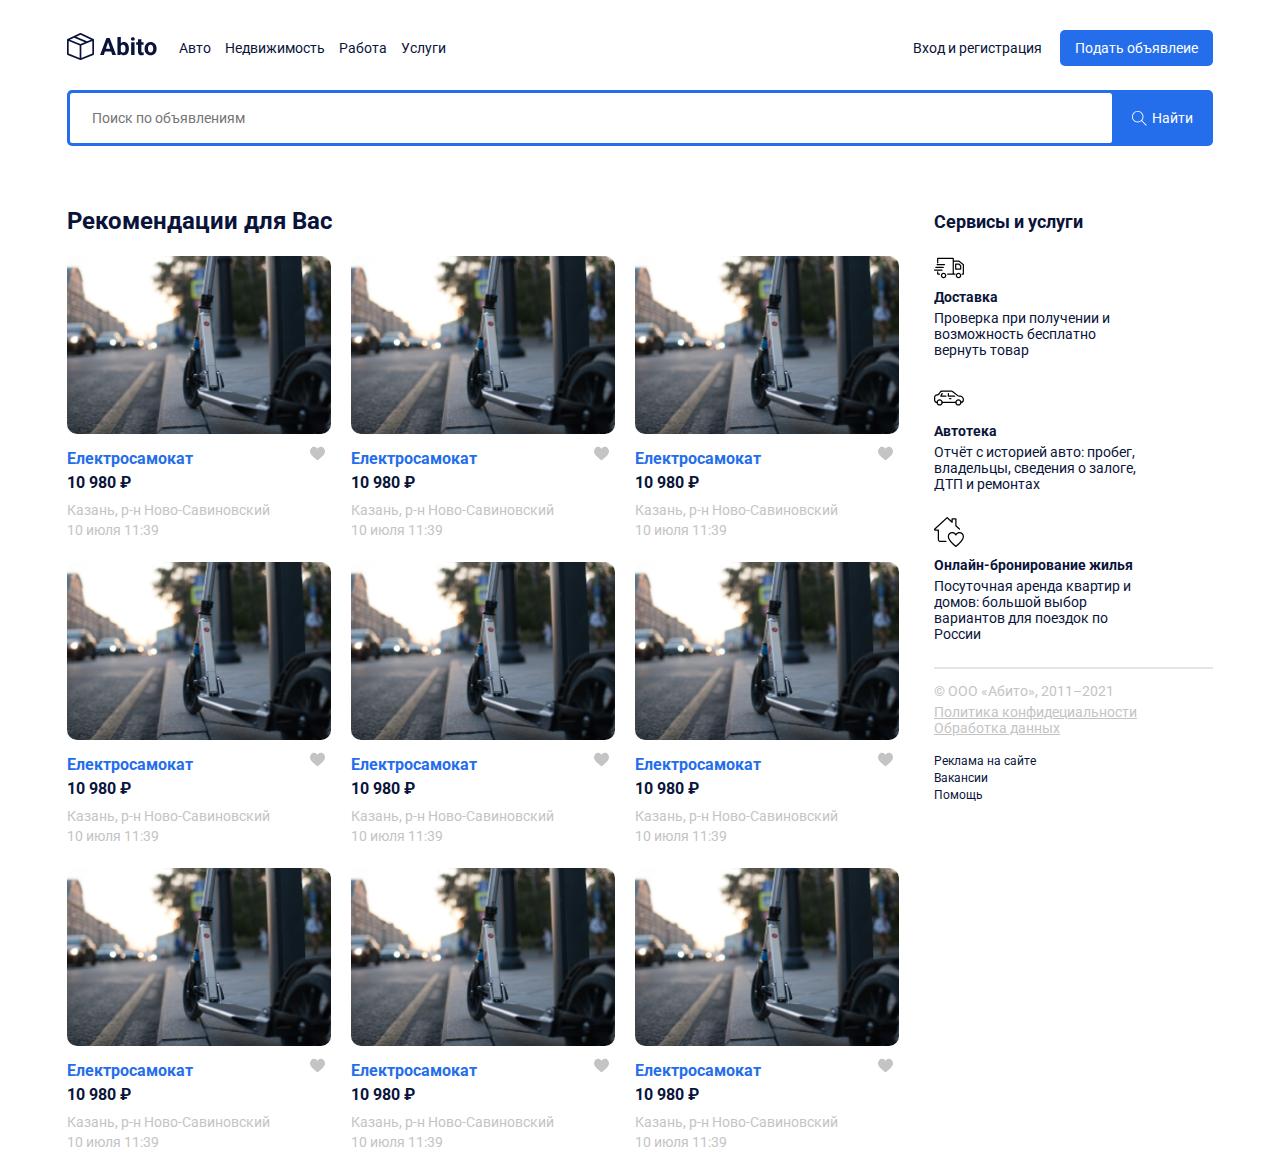
<file: index.html>
<!DOCTYPE html>
<html lang="en">

<head>
    <meta charset="UTF-8">
    <meta http-equiv="X-UA-Compatible" content="IE=edge">
    <meta name="viewport" content="width=device-width, initial-scale=1.0">
    <title>Abito - доска объявлений</title>
    <link rel="preconnect" href="https://fonts.googleapis.com">
    <link rel="preconnect" href="https://fonts.gstatic.com" crossorigin>
    <link href="https://fonts.googleapis.com/css2?family=Roboto:wght@400;700&display=swap" rel="stylesheet">
    <link rel="stylesheet" href="css/normalize.css">
    <link rel="stylesheet" href="css/style.css">
</head>

<body>
    <header class="header container">

        <div class="navbar">
            <a href="/index.html" class="logo">
                <img src="img/Vector.svg" alt="logo: Abito" class="logo-image">
            </a>

            <nav class="navbar-menu">
                <ul class="menu">
                    <li class="menu-item">
                        <a href="#" class="menu-link">Авто</a>
                    </li>
                    <li class="menu-item">
                        <a href="#" class="menu-link">Недвижимость</a>
                    </li>
                    <li class="menu-item">
                        <a href="#" class="menu-link">Работа</a>
                    </li>
                    <li class="menu-item">
                         <a href="#" class="menu-link">Услуги</a>
                    </li>
                </ul>
            </nav>

            <div class="button-group">
                <a href="" class="button button-link">Вход и регистрация</a>
                <a href="" class="button button-primary">Подать объявлеие</a>
            </div>
        </div>

        <div class="search-panel">

            <input type="search" class="search-input" placeholder="Поиск по объявлениям">
            <button class="search-button">

                <svg class="search-icon" width="15" height="15" viewBox="0 0 15 15" fill="none"
                    xmlns="http://www.w3.org/2000/svg">
                    <path
                        d="M14.6506 14.0012L10.0862 9.43675C10.9465 8.43352 11.4706 7.13293 11.4706 5.71058C11.4706 2.54822 8.89765 -0.0247192 5.7353 -0.0247192C4.20353 -0.0247192 2.76265 0.571751 1.67824 1.6544C0.595589 2.73793 -0.000881376 4.17881 9.77541e-07 5.71058C9.77541e-07 8.87293 2.57294 11.4459 5.7353 11.4459C7.15765 11.4459 8.45912 10.9218 9.46235 10.0615L14.0268 14.6259L14.6506 14.0012ZM5.7353 10.5635C3.06 10.5635 0.882354 8.38675 0.882354 5.71058C0.881472 4.41352 1.38618 3.19499 2.30294 2.2791C3.21882 1.36234 4.43824 0.857634 5.7353 0.857634C8.41059 0.857634 10.5882 3.0344 10.5882 5.71058C10.5882 8.38587 8.41059 10.5635 5.7353 10.5635Z"
                        fill="white" />
                </svg>

                <span class="search-button-text">Найти</span>

            </button>

        </div>

    </header>

    <div class="page-content container">

        <main class="main">

            <h2 class="page-title">Рекомендации для Вас</h2>

            <div class="cards">
                <div class="card">
                    <a href="#" class="card-link">
                        <img src="img/card-image.jpg" alt="" class="card-image">
                    </a>
                    <div class="card-header">
                        <a href="#" class="card-link">
                            <h3 class="card-title">Електросамокат</h3>
                        </a>
                        <button class="like">
                            <img src="img/like.svg" alt="like">
                        </button>
                    </div>
                    <strong class="card-price">10 980 ₽</strong>
                    <p class="card-text">Казань, р-н Ново-Савиновский</p>
                    <p class="card-text">10 июля 11:39</p>
                </div>

                <div class="card">
                    <a href="#" class="card-link">
                        <img src="img/card-image.jpg" alt="" class="card-image">
                    </a>
                    <div class="card-header">
                        <a href="#" class="card-link">
                            <h3 class="card-title">Електросамокат</h3>
                        </a>
                        <button class="like">
                            <img src="img/like.svg" alt="like">
                        </button>
                    </div>
                    <strong class="card-price">10 980 ₽</strong>
                    <p class="card-text">Казань, р-н Ново-Савиновский</p>
                    <p class="card-text">10 июля 11:39</p>
                </div>

                <div class="card">
                    <a href="#" class="card-link">
                        <img src="img/card-image.jpg" alt="" class="card-image">
                    </a>
                    <div class="card-header">
                        <a href="#" class="card-link">
                            <h3 class="card-title">Електросамокат</h3>
                        </a>
                        <button class="like">
                            <img src="img/like.svg" alt="like">
                        </button>
                    </div>
                    <strong class="card-price">10 980 ₽</strong>
                    <p class="card-text">Казань, р-н Ново-Савиновский</p>
                    <p class="card-text">10 июля 11:39</p>
                </div>

                <div class="card">
                    <a href="#" class="card-link">
                        <img src="img/card-image.jpg" alt="" class="card-image">
                    </a>
                    <div class="card-header">
                        <a href="#" class="card-link">
                            <h3 class="card-title">Електросамокат</h3>
                        </a>
                        <button class="like">
                            <img src="img/like.svg" alt="like">
                        </button>
                    </div>
                    <strong class="card-price">10 980 ₽</strong>
                    <p class="card-text">Казань, р-н Ново-Савиновский</p>
                    <p class="card-text">10 июля 11:39</p>
                </div>

                <div class="card">
                    <a href="#" class="card-link">
                        <img src="img/card-image.jpg" alt="" class="card-image">
                    </a>
                    <div class="card-header">
                        <a href="#" class="card-link">
                            <h3 class="card-title">Електросамокат</h3>
                        </a>
                        <button class="like">
                            <img src="img/like.svg" alt="like">
                        </button>
                    </div>
                    <strong class="card-price">10 980 ₽</strong>
                    <p class="card-text">Казань, р-н Ново-Савиновский</p>
                    <p class="card-text">10 июля 11:39</p>
                </div>

                <div class="card">
                    <a href="#" class="card-link">
                        <img src="img/card-image.jpg" alt="" class="card-image">
                    </a>
                    <div class="card-header">
                        <a href="#" class="card-link">
                            <h3 class="card-title">Електросамокат</h3>
                        </a>
                        <button class="like">
                            <img src="img/like.svg" alt="like">
                        </button>
                    </div>
                    <strong class="card-price">10 980 ₽</strong>
                    <p class="card-text">Казань, р-н Ново-Савиновский</p>
                    <p class="card-text">10 июля 11:39</p>
                </div>

                <div class="card">
                    <a href="#" class="card-link">
                        <img src="img/card-image.jpg" alt="" class="card-image">
                    </a>
                    <div class="card-header">
                        <a href="#" class="card-link">
                            <h3 class="card-title">Електросамокат</h3>
                        </a>
                        <button class="like">
                            <img src="img/like.svg" alt="like">
                        </button>
                    </div>
                    <strong class="card-price">10 980 ₽</strong>
                    <p class="card-text">Казань, р-н Ново-Савиновский</p>
                    <p class="card-text">10 июля 11:39</p>
                </div>

                <div class="card">
                    <a href="#" class="card-link">
                        <img src="img/card-image.jpg" alt="" class="card-image">
                    </a>
                    <div class="card-header">
                        <a href="#" class="card-link">
                            <h3 class="card-title">Електросамокат</h3>
                        </a>
                        <button class="like">
                            <img src="img/like.svg" alt="like">
                        </button>
                    </div>
                    <strong class="card-price">10 980 ₽</strong>
                    <p class="card-text">Казань, р-н Ново-Савиновский</p>
                    <p class="card-text">10 июля 11:39</p>
                </div>

                <div class="card">
                    <a href="#" class="card-link">
                        <img src="img/card-image.jpg" alt="" class="card-image">
                    </a>
                    <div class="card-header">
                        <a href="#" class="card-link">
                            <h3 class="card-title">Електросамокат</h3>
                        </a>
                        <button class="like">
                            <img src="img/like.svg" alt="like">
                        </button>
                    </div>
                    <strong class="card-price">10 980 ₽</strong>
                    <p class="card-text">Казань, р-н Ново-Савиновский</p>
                    <p class="card-text">10 июля 11:39</p>
                </div>


            </div>

        </main>
         
        <aside class="sidebar">

            <h4 class="page-title">Сервисы и услуги</h4>
            
            <div class="service">
                <img src="img/shiping.svg" alt="icon: shipping" class="service-image">
                <h5 class="service-title">Доставка</h5>
                <p class="service-text">Проверка при получении и возможность бесплатно вернуть товар</p>
            </div>

            <div class="service">
                <img src="img/car.svg" alt="icon: shipping" class="service-image">
                <h5 class="service-title">Автотека</h5>
                <p class="service-text">Отчёт с историей авто: пробег, владельцы, сведения о залоге, ДТП и ремонтах</p>
            </div>

            <div class="service">
                <img src="img/home.svg" alt="icon: shipping" class="service-image">
                <h5 class="service-title">Онлайн-бронирование жилья</h5>
                <p class="service-text">Посуточная аренда квартир и домов: большой выбор вариантов для поездок по России</p>
            </div>

            <hr color="#E5E5E5">

            <footer class="footer">
                <p class="footer-text">© ООО «Абито», 2011–2021</p>
                <ul class="footer-menu">
                    <li class="footer-menu-item">
                        <a href="#" class="footer-text">Политика конфидециальности</a>
                    </li>
                    <li class="footer-menu-item">
                        <a href="#" class="footer-text">Обработка данных</a>
                    </li>
                </ul>
                <ul class="footer-menu">
                    <li class="footer-menu-item">
                        <a href="#" class="footer-link">Реклама на сайте</a>
                    </li>
                    <li class="footer-menu-item">
                        <a href="#" class="footer-link">Вакансии</a>
                    </li>
                    <li class="footer-menu-item">
                        <a href="#" class="footer-link">Помощь</a>
                    </li>
                </ul>
            </footer>

        </aside>
    
    </div>

</body>

</html>
</file>
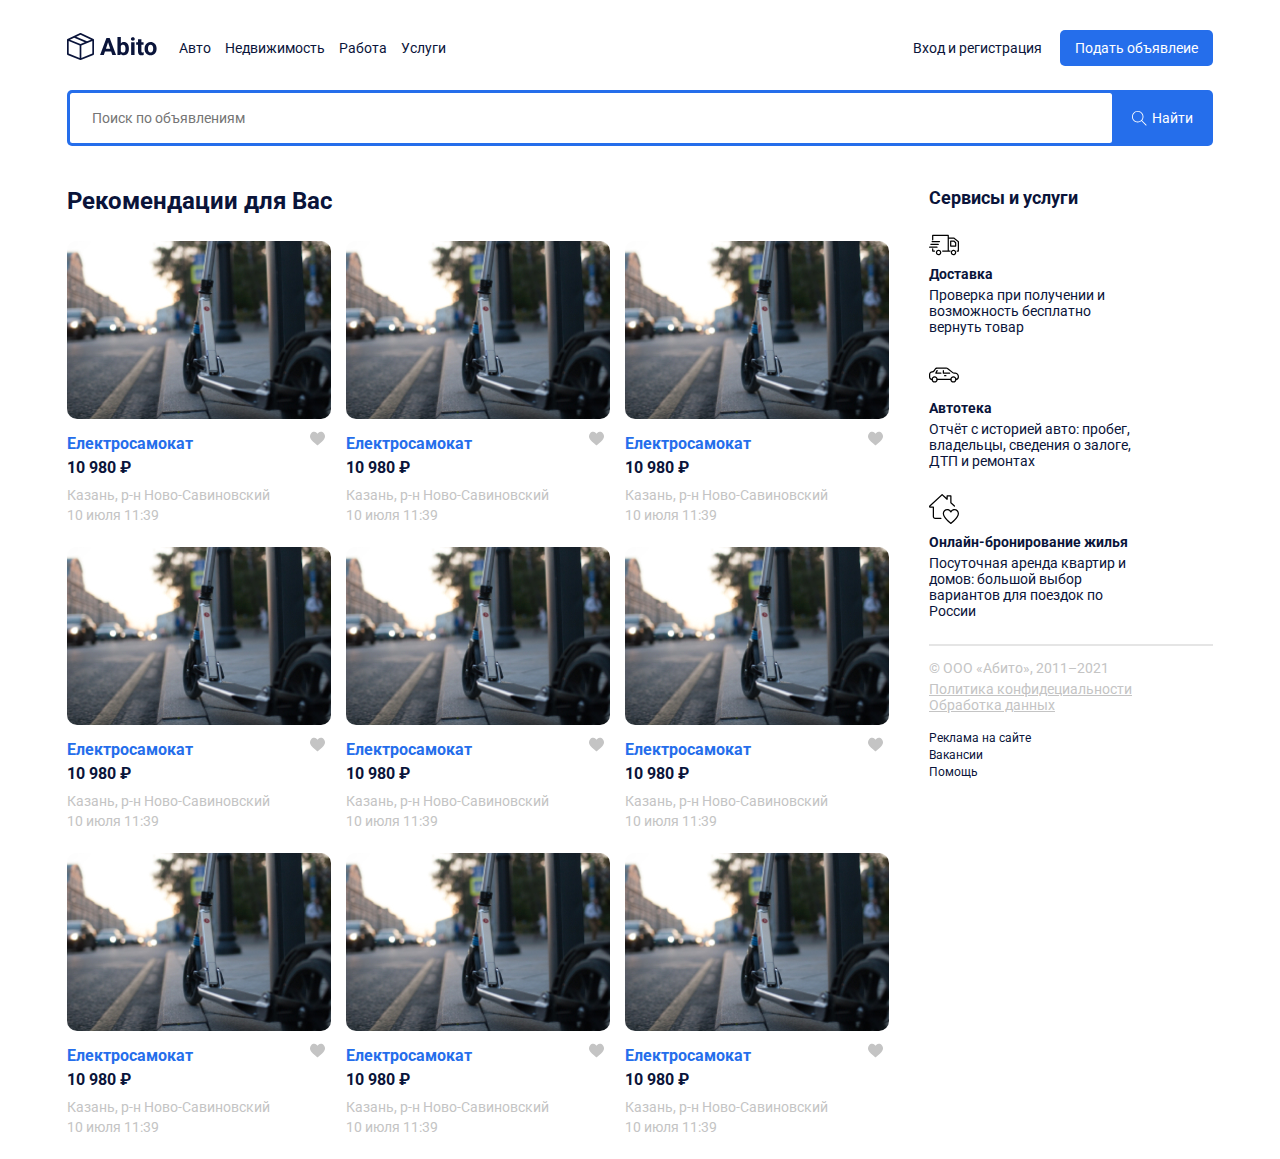
<file: Avito/index.html>
<!DOCTYPE html>
<html lang="en">

<head>
    <meta charset="UTF-8">
    <meta http-equiv="X-UA-Compatible" content="IE=edge">
    <meta name="viewport" content="width=device-width, initial-scale=1.0">
    <title>Abito - доска объявлений</title>
    <link rel="preconnect" href="https://fonts.googleapis.com">
    <link rel="preconnect" href="https://fonts.gstatic.com" crossorigin>
    <link href="https://fonts.googleapis.com/css2?family=Roboto:wght@400;700&display=swap" rel="stylesheet">
    <link rel="stylesheet" href="css/normalize.css">
    <link rel="stylesheet" href="css/style.css">
</head>

<body>
    <header class="header container">

        <div class="navbar">
            <a href="/index.html" class="logo">
                <img src="img/Vector.svg" alt="logo: Abito" class="logo-image">
            </a>

            <div class="navbar-panel">
                <button class="close-menu">
                    <svg width="31" height="31" viewBox="0 0 31 31" fill="none" xmlns="http://www.w3.org/2000/svg">
                        <path d="M1 1L30 30M1 30L30 1" stroke="black" stroke-width="2" stroke-linecap="round"/>
                    </svg>
                </button>
                    
                <nav class="navbar-menu">
                    <ul class="menu">
                        <li class="menu-item">
                            <a href="#" class="menu-link">Авто</a>
                        </li>
                        <li class="menu-item">
                            <a href="#" class="menu-link">Недвижимость</a>
                        </li>
                        <li class="menu-item">
                            <a href="#" class="menu-link">Работа</a>
                        </li>
                        <li class="menu-item">
                             <a href="#" class="menu-link">Услуги</a>
                        </li>
                    </ul>
                </nav>
    
                <div class="button-group">
                    <a href="" class="button button-link">Вход и регистрация</a>
                    <a href="" class="button button-primary">Подать объявлеие</a>
                </div>
            </div>

            <button class="menu-button">
                <svg width="30" height="16" viewBox="0 0 30 16" fill="none" xmlns="http://www.w3.org/2000/svg">
                    <path d="M0.937476 2.37501H29.0624C29.58 2.37501 29.9999 1.95498 29.9999 1.43754C29.9999 0.920016 29.5799 0.500061 29.0624 0.500061H0.937476C0.419955 0.500061 0 0.920094 0 1.43754C0 1.95498 0.420033 2.37501 0.937476 2.37501Z" fill="black"/>
                    <path d="M29.0624 7.06256H0.937476C0.419955 7.06256 0 7.48259 0 8.00003C0 8.51747 0.420033 8.9375 0.937476 8.9375H29.0624C29.58 8.9375 29.9999 8.51747 29.9999 8.00003C29.9999 7.48259 29.58 7.06256 29.0624 7.06256Z" fill="black"/>
                    <path d="M29.0625 13.625H10.3125C9.79495 13.625 9.375 14.0451 9.375 14.5625C9.375 15.08 9.79503 15.5 10.3125 15.5H29.0625C29.58 15.5 29.9999 15.0799 29.9999 14.5625C30 14.045 29.58 13.625 29.0625 13.625Z" fill="black"/>
                </svg>                    
            </button>
        </div>

        <div class="search-panel">

            <input type="search" class="search-input" placeholder="Поиск по объявлениям">
            <button class="search-button">

                <svg class="search-icon" width="15" height="15" viewBox="0 0 15 15" fill="none"
                    xmlns="http://www.w3.org/2000/svg">
                    <path
                        d="M14.6506 14.0012L10.0862 9.43675C10.9465 8.43352 11.4706 7.13293 11.4706 5.71058C11.4706 2.54822 8.89765 -0.0247192 5.7353 -0.0247192C4.20353 -0.0247192 2.76265 0.571751 1.67824 1.6544C0.595589 2.73793 -0.000881376 4.17881 9.77541e-07 5.71058C9.77541e-07 8.87293 2.57294 11.4459 5.7353 11.4459C7.15765 11.4459 8.45912 10.9218 9.46235 10.0615L14.0268 14.6259L14.6506 14.0012ZM5.7353 10.5635C3.06 10.5635 0.882354 8.38675 0.882354 5.71058C0.881472 4.41352 1.38618 3.19499 2.30294 2.2791C3.21882 1.36234 4.43824 0.857634 5.7353 0.857634C8.41059 0.857634 10.5882 3.0344 10.5882 5.71058C10.5882 8.38587 8.41059 10.5635 5.7353 10.5635Z"
                        fill="white" />
                </svg>

                <span class="search-button-text">Найти</span>

            </button>

        </div>

    </header>

    <div class="page-content container">

        <main class="main">

            <h2 class="page-title">Рекомендации для Вас</h2>

            <div class="cards">
                <div class="card">
                    <a href="single.html" class="card-link">
                        <img src="img/card-image.jpg" alt="" class="card-image">
                    </a>
                    <div class="card-header">
                        <a href="single.html" class="card-link">
                            <h3 class="card-title">Електросамокат</h3>
                        </a>
                        <button class="like">
                            <img src="img/like.svg" alt="like">
                        </button>
                    </div>
                    <strong class="card-price">10 980 ₽</strong>
                    <p class="card-text">Казань, р-н Ново-Савиновский</p>
                    <p class="card-text">10 июля 11:39</p>
                </div>

                <div class="card">
                    <a href="#" class="card-link">
                        <img src="img/card-image.jpg" alt="" class="card-image">
                    </a>
                    <div class="card-header">
                        <a href="#" class="card-link">
                            <h3 class="card-title">Електросамокат</h3>
                        </a>
                        <button class="like">
                            <img src="img/like.svg" alt="like">
                        </button>
                    </div>
                    <strong class="card-price">10 980 ₽</strong>
                    <p class="card-text">Казань, р-н Ново-Савиновский</p>
                    <p class="card-text">10 июля 11:39</p>
                </div>

                <div class="card">
                    <a href="#" class="card-link">
                        <img src="img/card-image.jpg" alt="" class="card-image">
                    </a>
                    <div class="card-header">
                        <a href="#" class="card-link">
                            <h3 class="card-title">Електросамокат</h3>
                        </a>
                        <button class="like">
                            <img src="img/like.svg" alt="like">
                        </button>
                    </div>
                    <strong class="card-price">10 980 ₽</strong>
                    <p class="card-text">Казань, р-н Ново-Савиновский</p>
                    <p class="card-text">10 июля 11:39</p>
                </div>

                <div class="card">
                    <a href="#" class="card-link">
                        <img src="img/card-image.jpg" alt="" class="card-image">
                    </a>
                    <div class="card-header">
                        <a href="#" class="card-link">
                            <h3 class="card-title">Електросамокат</h3>
                        </a>
                        <button class="like">
                            <img src="img/like.svg" alt="like">
                        </button>
                    </div>
                    <strong class="card-price">10 980 ₽</strong>
                    <p class="card-text">Казань, р-н Ново-Савиновский</p>
                    <p class="card-text">10 июля 11:39</p>
                </div>

                <div class="card">
                    <a href="#" class="card-link">
                        <img src="img/card-image.jpg" alt="" class="card-image">
                    </a>
                    <div class="card-header">
                        <a href="#" class="card-link">
                            <h3 class="card-title">Електросамокат</h3>
                        </a>
                        <button class="like">
                            <img src="img/like.svg" alt="like">
                        </button>
                    </div>
                    <strong class="card-price">10 980 ₽</strong>
                    <p class="card-text">Казань, р-н Ново-Савиновский</p>
                    <p class="card-text">10 июля 11:39</p>
                </div>

                <div class="card">
                    <a href="#" class="card-link">
                        <img src="img/card-image.jpg" alt="" class="card-image">
                    </a>
                    <div class="card-header">
                        <a href="#" class="card-link">
                            <h3 class="card-title">Електросамокат</h3>
                        </a>
                        <button class="like">
                            <img src="img/like.svg" alt="like">
                        </button>
                    </div>
                    <strong class="card-price">10 980 ₽</strong>
                    <p class="card-text">Казань, р-н Ново-Савиновский</p>
                    <p class="card-text">10 июля 11:39</p>
                </div>

                <div class="card">
                    <a href="#" class="card-link">
                        <img src="img/card-image.jpg" alt="" class="card-image">
                    </a>
                    <div class="card-header">
                        <a href="#" class="card-link">
                            <h3 class="card-title">Електросамокат</h3>
                        </a>
                        <button class="like">
                            <img src="img/like.svg" alt="like">
                        </button>
                    </div>
                    <strong class="card-price">10 980 ₽</strong>
                    <p class="card-text">Казань, р-н Ново-Савиновский</p>
                    <p class="card-text">10 июля 11:39</p>
                </div>

                <div class="card">
                    <a href="single.html" class="card-link">
                        <img src="img/card-image.jpg" alt="" class="card-image">
                    </a>
                    <div class="card-header">
                        <a href="single.html" class="card-link">
                            <h3 class="card-title">Електросамокат</h3>
                        </a>
                        <button class="like">
                            <img src="img/like.svg" alt="like">
                        </button>
                    </div>
                    <strong class="card-price">10 980 ₽</strong>
                    <p class="card-text">Казань, р-н Ново-Савиновский</p>
                    <p class="card-text">10 июля 11:39</p>
                </div>

                <div class="card">
                    <a href="#" class="card-link">
                        <img src="img/card-image.jpg" alt="" class="card-image">
                    </a>
                    <div class="card-header">
                        <a href="#" class="card-link">
                            <h3 class="card-title">Електросамокат</h3>
                        </a>
                        <button class="like">
                            <img src="img/like.svg" alt="like">
                        </button>
                    </div>
                    <strong class="card-price">10 980 ₽</strong>
                    <p class="card-text">Казань, р-н Ново-Савиновский</p>
                    <p class="card-text">10 июля 11:39</p>
                </div>


            </div>

        </main>
         
        <aside class="sidebar">

            <h4 class="page-title">Сервисы и услуги</h4>
            
            <div class="service">
                <img src="img/shiping.svg" alt="icon: shipping" class="service-image">
                <h5 class="service-title">Доставка</h5>
                <p class="service-text">Проверка при получении и возможность бесплатно вернуть товар</p>
            </div>

            <div class="service">
                <img src="img/car.svg" alt="icon: shipping" class="service-image">
                <h5 class="service-title">Автотека</h5>
                <p class="service-text">Отчёт с историей авто: пробег, владельцы, сведения о залоге, ДТП и ремонтах</p>
            </div>

            <div class="service">
                <img src="img/home.svg" alt="icon: shipping" class="service-image">
                <h5 class="service-title">Онлайн-бронирование жилья</h5>
                <p class="service-text">Посуточная аренда квартир и домов: большой выбор вариантов для поездок по России</p>
            </div>

            <hr color="#E5E5E5">

            <footer class="footer">
                <p class="footer-text">© ООО «Абито», 2011–2021</p>
                <ul class="footer-menu">
                    <li class="footer-menu-item">
                        <a href="#" class="footer-text">Политика конфидециальности</a>
                    </li>
                    <li class="footer-menu-item">
                        <a href="#" class="footer-text">Обработка данных</a>
                    </li>
                </ul>
                <ul class="footer-menu">
                    <li class="footer-menu-item">
                        <a href="#" class="footer-link">Реклама на сайте</a>
                    </li>
                    <li class="footer-menu-item">
                        <a href="#" class="footer-link">Вакансии</a>
                    </li>
                    <li class="footer-menu-item">
                        <a href="#" class="footer-link">Помощь</a>
                    </li>
                </ul>
            </footer>

        </aside>
    
    </div>

    <script src="https://unpkg.com/swiper/swiper-bundle.min.js"></script>
    <script src="js/main.js"></script>
</body>

</html>
</file>
<file: css/style.css>
body {
  font-family: "Roboto", sans-serif;
  font-size: 14px;
  color: #0a143a;
}

.container {
  max-width: 1146px;
  margin: 0 auto;
}

.header {
  padding-top: 30px;
  padding-bottom: 30px;
  margin-bottom: 12px;
}

.navbar {
  display: flex;
  align-items: center;
  justify-content: space-between;
  margin-bottom: 24px;
}

.navbar-menu {
  margin-right: auto;
}

.menu {
  list-style: none;
  margin: 0;
  padding-left: 22px;
  padding-right: 22px;
  display: flex;
}

.menu-item:not(:last-child) {
  margin-right: 14px;
}

.menu-link {
  text-decoration: none;
  color: inherit;
}

.button {
  text-decoration: none;
  display: inline-block;
  padding: 10px 15px;
}

.button-link {
  color: inherit;
}

.button-primary {
  background-color: #256eeb;
  border-radius: 5px;
  color: white;
}

.search-panel {
  padding: 3px;
  display: flex;
  height: 50px;
  background-color: #256eeb;
  border-radius: 5px;
}

.search-input {
  flex-grow: 1;
  background: white;
  border-radius: 2.5px;
  border: none;
  padding-left: 22px;
  padding-right: 22px;
}

.search-button {
  background: none;
  border: none;
  color: white;
  padding-left: 20px;
  padding-right: 17px;
  display: flex;
  align-items: center;
}

.search-button-text {
  margin-left: 5px;
}

.page-content {
  display: grid;
  grid-template-columns: 9fr 3fr;
  grid-column-gap: 30px;
}

.card-image {
  border-radius: 10px;
  width: 264px;
  height: 178px;
  object-fit: cover;
}

.cards {
  display: flex;
  flex-wrap: wrap;
}

.card {
  margin-bottom: 20px;
}

.card:not(:nth-child(3n)) {
  margin-right: 20px;
}

.card-title {
  color: #256eeb;
  font-size: 16px;
  line-height: 19px;
  margin-top: 12px;
  margin-bottom: 5px;
}

.card-header {
  display: flex;
  justify-content: space-between;
  align-items: center;
}

.like {
  background: none;
  border: none;
  cursor: pointer;
  margin-left: 15px;
}

.card-link {
  text-decoration: none;
}

.card-price {
  font-size: 16px;
  line-height: 19px;
  margin-bottom: 10px;
  display: block;
}

.card-text {
  font-size: 14px;
  line-height: 16px;
  color: #c4c4c4;
  margin-bottom: 4px;
  margin-top: 0;
}

.page-title {
  font-size: 24px;
}

aside .page-title {
  font-size: 18px;
}

.service {
  margin-top: 23px;
  margin-bottom: 25px;
}

.service-title {
  font-weight: bold;
  font-size: 14px;
  line-height: 16px;
  margin-top: 7px;
  margin-bottom: 5px;
}

.service-text {
  font-size: 14px;
  line-height: 16px;
  margin-top: 0;
  max-width: 217px;
}

.footer-text {
  font-size: 14px;
  line-height: 16px;
  color: #c4c4c4;
  margin-bottom: 5px;
}

.footer-menu {
  margin: 0;
  padding: 0;
  list-style: none;
  margin-bottom: 16px;
}

.footer-link {
  color: inherit;
  text-decoration: none;
  font-size: 12px;
}
</file>
<file: Avito/css/style.css>
body {
  font-family: "Roboto", sans-serif;
  font-size: 14px;
  color: #0a143a;
}

.container {
  max-width: 1146px;
  margin: 0 auto;
}

.header {
  padding-top: 30px;
  padding-bottom: 30px;
  margin-bottom: 12px;
}

.navbar {
  display: flex;
  align-items: center;
  justify-content: space-between;
  margin-bottom: 24px;
}

.navbar-menu {
  margin-right: auto;
}

.navbar-panel {
  flex-grow: 1;
  display: flex;
  align-items: center;
}

.menu {
  list-style: none;
  margin: 0;
  padding-left: 22px;
  padding-right: 22px;
  display: flex;
}

.menu-item:not(:last-child) {
  margin-right: 14px;
}

.menu-link {
  text-decoration: none;
  color: inherit;
}

.button {
  text-decoration: none;
  display: inline-block;
  padding: 10px 15px;
}

.button-link {
  color: inherit;
}

.button-primary {
  background-color: #256eeb;
  border-radius: 5px;
  color: white;
}

.search-panel {
  padding: 3px;
  display: flex;
  height: 50px;
  background-color: #256eeb;
  border-radius: 5px;
}

.search-input {
  flex-grow: 1;
  background: white;
  border-radius: 2.5px;
  border: none;
  padding-left: 22px;
  padding-right: 22px;
}

.search-button {
  background: none;
  border: none;
  color: white;
  padding-left: 20px;
  padding-right: 17px;
  display: flex;
  align-items: center;
}

.search-button-text {
  margin-left: 5px;
}

.page-content {
  display: grid;
  grid-template-columns: 9fr 3fr;
  grid-column-gap: 10px;
}

.card-image {
  border-radius: 10px;
  width: 264px;
  height: 178px;
  object-fit: cover;
}

.cards {
  display: flex;
  flex-wrap: wrap;
}

.card {
  margin-bottom: 20px;
  margin-right: 15px;
}

.card-title {
  color: #256eeb;
  font-size: 16px;
  line-height: 19px;
  margin-top: 12px;
  margin-bottom: 5px;
}

.card-header {
  display: flex;
  justify-content: space-between;
  align-items: center;
}

.like {
  background: none;
  border: none;
  cursor: pointer;
  margin-left: 15px;
}

.card-link {
  text-decoration: none;
}

.card-price {
  font-size: 16px;
  line-height: 19px;
  margin-bottom: 10px;
  display: block;
}

.card-text {
  font-size: 14px;
  line-height: 16px;
  color: #c4c4c4;
  margin-bottom: 4px;
  margin-top: 0;
}

.page-title {
  font-size: 24px;
}

aside .page-title {
  font-size: 18px;
}

.service {
  margin-top: 23px;
  margin-bottom: 25px;
}

.service-title {
  font-weight: bold;
  font-size: 14px;
  line-height: 16px;
  margin-top: 7px;
  margin-bottom: 5px;
}

.service-text {
  font-size: 14px;
  line-height: 16px;
  margin-top: 0;
  max-width: 217px;
}

.footer-text {
  font-size: 14px;
  line-height: 16px;
  color: #c4c4c4;
  margin-bottom: 5px;
}

.footer-menu {
  margin: 0;
  padding: 0;
  list-style: none;
  margin-bottom: 16px;
}

.footer-link {
  color: inherit;
  text-decoration: none;
  font-size: 12px;
}

.main-single {
  display: flex;
  align-items: flex-start;
}

.content {
  max-width: 460px;
  margin-right: 30px;
}

.swiper-container {
  width: 100%;
  height: 300px;
  margin-left: auto;
  margin-right: auto;
}

.swiper-slide {
  background-size: cover;
  background-position: center;
}

.mySwiper2 {
  width: 100%;
  border-radius: 10px;
}

.mySwiper {
  height: 20%;
  box-sizing: border-box;
  padding: 10px 0;
}

.mySwiper .swiper-slide {
  width: 25%;
  height: 100%;
  opacity: 0.4;
  border-radius: 10px;
}

.mySwiper .swiper-slide-thumb-active {
  opacity: 1;
}

.swiper-slide img {
  display: block;
  width: 100%;
  height: 100%;
  object-fit: cover;
  border-radius: 3px;
}

.content-text {
  font-size: 14px;
  line-height: 140%;
  color: #0a143a;
  max-width: 392px;
}

.single-price {
  font-size: 24px;
  line-height: 28px;
  color: #0a143a;
}

.page-title {
  margin-top: 0;
  margin-bottom: 25px;
}

.author-wrapper {
  display: flex;
  align-items: center;
  justify-content: space-between;
  min-width: 264px;
  margin-top: 25px;
  margin-bottom: 30px;
}

.author-avatar {
  width: 50px;
  height: 50px;
  border-radius: 50%;
}

.author-name {
  font-weight: bold;
  font-size: 14px;
  line-height: 16px;
  display: block;
  margin-bottom: 4px;
}

.rating {
  margin-bottom: 5px;
}

.rating-counter {
  color: #0a143a;
  opacity: 0.5;
  margin-left: 10px;
}

.author-status {
  font-size: 12px;
  line-height: 14px;
  color: #0a143a;
}

.button-block {
  display: block;
  width: 100%;
  height: 54px;
  margin-bottom: 14px;
  border: none;
}

.button-success {
  background-color: #14b4be;
  border-radius: 5px;
  color: #fff;
}

.menu-button {
  background-color: #fff;
  border: none;
  cursor: pointer;
  display: none;
}

.close-menu {
  display: none;
}

@media screen and (max-width: 1200px) {
  .container {
    width: 960px;
  }
  .card {
    width: 45%;
  }
  .card-image {
    width: 100%;
    height: 200px;
  }
}

@media screen and (max-width: 992px) {
  .container {
    max-width: 720px;
  }
  .card-image {
    height: 150px;
  }
}

@media screen and (max-width: 768px) {
  .container {
    max-width: 560px;
  }
  .card {
    width: 100%;
  }
  .page-content {
    grid-template-columns: 8fr 4fr;
  }
  .card-image {
    height: 200px;
  }
  .menu-button {
    display: block;
  }
  .navbar-panel {
    position: fixed;
    right: 0;
    top: 0;
    width: 100%;
    height: 100%;
    background-color: #fff;
    z-index: 9;
    flex-direction: column;
    align-items: center;
    justify-content: center;
    transition: transform 0.5s, opacity 0.5s;
    transform: translateX(100%);
    opacity: 0;
  }
  .is-open {
    transform: translateX(0%);
    opacity: 1;
  }
  .navbar-menu {
    margin: 0 auto;
    margin-bottom: 20px;
  }
  .menu {
    flex-direction: column;
    align-items: center;
    justify-content: center;
  }
  .menu-item:not(:last-child) {
    margin-right: 0;
    margin-bottom: 10px;
  }
  .button-group {
    display: flex;
    flex-direction: column;
  }
  .close-menu {
    display: block;
    position: absolute;
    right: 30px;
    top: 30px;
    background: none;
    border: none;
  }
}

@media screen and (max-width: 576px) {
  .container {
    max-width: 90%;
  }
  .card-image {
    height: 250px;
  }
  .page-content {
    grid-template-columns: 12fr;
  }
  .card {
    margin-right: 0;
  }
  .search-button-text {
    display: none;
  }
}
</file>
